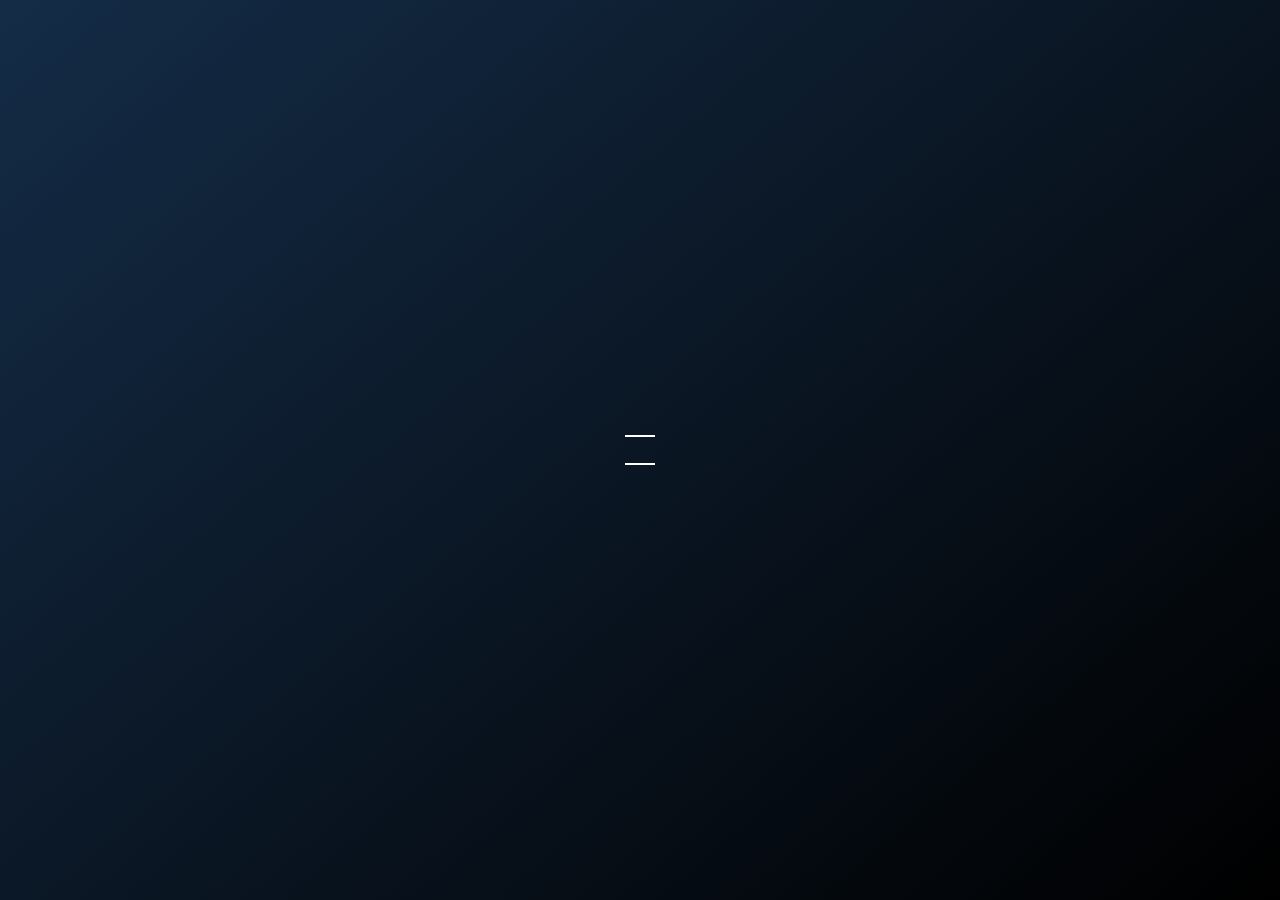
<file: index.html>
<!DOCTYPE html>
<html lang="en">

<head>
    <meta charset="UTF-8">
    <meta name="viewport" content="width=device-width, initial-scale=1.0">
    <title>Travel Buddy | Tours</title>
    <meta name="description" content="Travel Buddy">
    <meta name="keywords" content="Travel, Buddy, Travel Buddy">
    <meta name="author" content="Encinas, Lagarto, Ocol, Ojeda">
    <meta http-equiv="X-UA-Compatible" content="ie=edge">
    <meta name="theme-color" content="#000000">
    <link rel="icon" href="/assets/images/logo-n.png">

    <meta property="og:title" content="Travel Buddy">
    <meta property="og:description" content="Travel Buddy">
    <meta property="og:image" content="/assets/images/logo-n.png">
    <meta property="og:url" content="https://travelbuddy-eloo.netlify.app/">  
    <meta property="og:type" content="website">

    <link rel="stylesheet" href="/style.css">
    <script src="/index.js"></script>
</head>

<body>
    <header>
        <nav>
            <ul>
                <li class="">
                    <a href="/" class="active">Home</a>
                </li>
                <li>
                    <a href="/tours/">Tours</a>
                </li>
                <li>
                    <a href="/profile/">Profile</a>
                </li>
                <li>
                    <a href="/aboutus/">About Us</a>
                </li>
            </ul>
        </nav>
        <img src="/assets/images/logo.png" alt="">
        <div class="header-buttons">
            <button type="button" class="loginBTN">Login</button>
            <button type="button" class="signupBTN">Sign Up</button>
        </div>
    </header>
    <main>
        <section>
            <div class="container">
                <h1>Top 10 Most Visited Countries</h1>
                <div class="country-list">
                    <!-- <div class="country-card">
                        <img src="/assets/images/france.png" alt="">
                        <span>France</span>
                    </div>
                    <div class="country-card">
                        <img src="/assets/images/spain.png" alt="">
                        <span>Spain</span>
                    </div>
                    <div class="country-card">
                        <img src="/assets/images/usa.png" alt="">
                        <span>United States</span>
                    </div>
                    <div class="country-card">
                        <img src="/assets/images/china.png" alt="">
                        <span>China</span>
                    </div> -->
                </div>
            </div>
        </section>
    </main>

    <div class="loading">
        <span></span>
    </div>
</body>

</html>
</file>
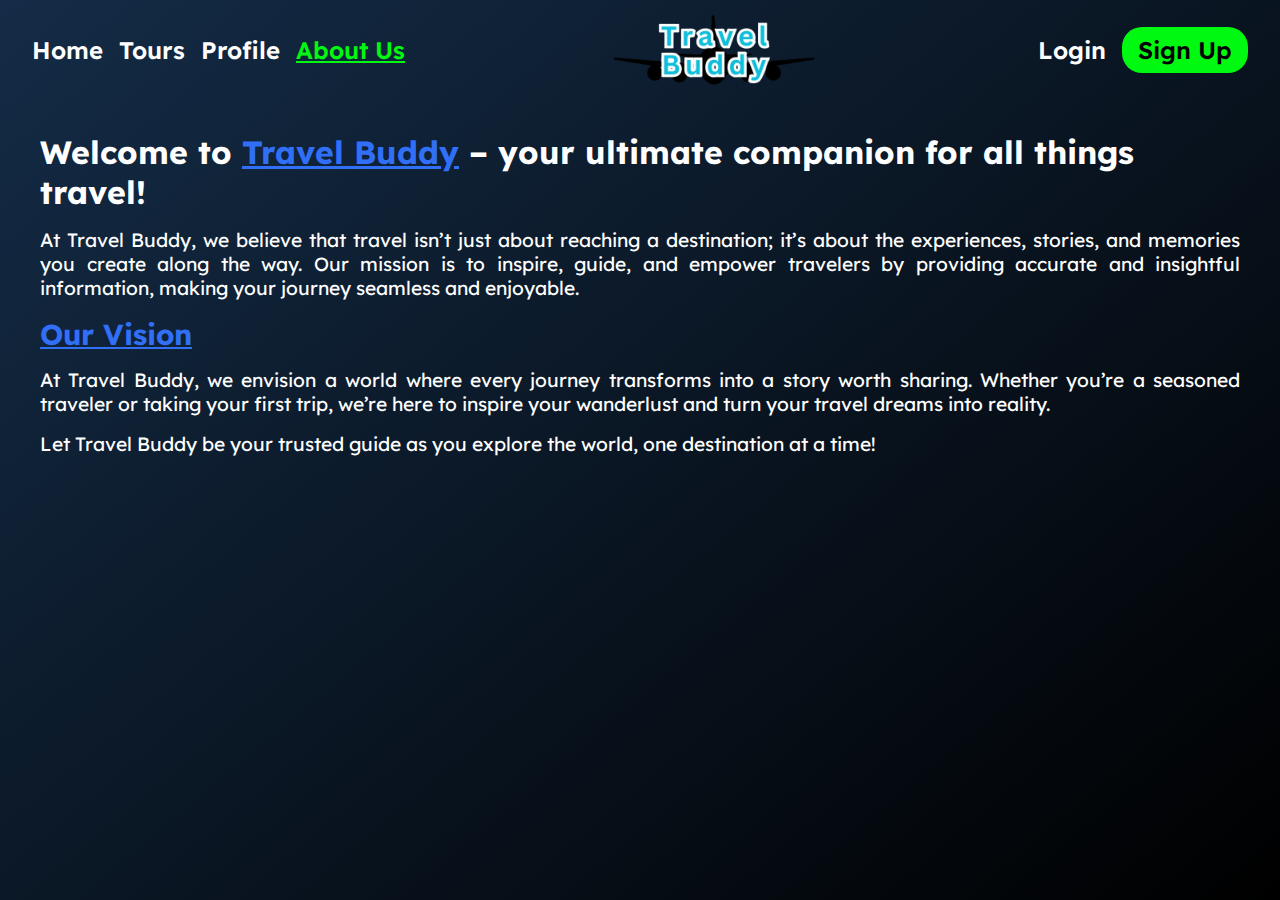
<file: aboutus/index.html>
<!DOCTYPE html>
<html lang="en">
<head>
    <meta charset="UTF-8">
    <meta name="viewport" content="width=device-width, initial-scale=1.0">
    <title>Travel Buddy | About Us</title>
    <meta name="description" content="Travel Buddy">
    <meta name="keywords" content="Travel, Buddy, Travel Buddy">
    <meta name="author" content="Encinas, Lagarto, Ocol, Ojeda">
    <meta http-equiv="X-UA-Compatible" content="ie=edge">
    <meta name="theme-color" content="#000000">
    <link rel="icon" href="/assets/images/logo-n.png">

    <meta property="og:title" content="Travel Buddy">
    <meta property="og:description" content="Travel Buddy">
    <meta property="og:image" content="/assets/images/logo-n.png">
    <meta property="og:url" content="https://travelbuddy-eloo.netlify.app/">  
    <meta property="og:type" content="website">


    <link rel="stylesheet" href="/style.css">
    <script src="/index.js"></script>
</head>
<body>
    <header>
        <nav>
            <ul>
                <li class="">
                    <a href="/" class="">Home</a>
                </li>
                <li>
                    <a href="/tours/">Tours</a>
                </li>
                <li class="">
                    <a href="/profile/">Profile</a>
                </li>
                <li>
                    <a href="/aboutus/" class="active">About Us</a>
                </li>
            </ul>
        </nav>
        <img src="/assets/images/logo.png" alt="">
        <div class="header-buttons">
            <button type="button" class="loginBTN">Login</button>
            <button type="button" class="signupBTN">Sign Up</button>
        </div>
    </header>
    <main>
        <section>
            <div class="container">
                <div class="aboutus-container">
                    <h1>Welcome to <span>Travel Buddy</span> – your ultimate companion for all things travel!</h1>
                    <p>At Travel Buddy, we believe that travel isn’t just about reaching a destination; it’s about the experiences, stories, and memories you create along the way. Our mission is to inspire, guide, and empower travelers by providing accurate and insightful information, making your journey seamless and enjoyable.</p>
                    <h2>Our Vision</h2>
                    <p>At Travel Buddy, we envision a world where every journey transforms into a story worth sharing. Whether you’re a seasoned traveler or taking your first trip, we’re here to inspire your wanderlust and turn your travel dreams into reality.</p>
                    <p>Let Travel Buddy be your trusted guide as you explore the world, one destination at a time!</p>
                </div>
            </div>
        </section>
    </main>

</body>
</html>
</file>
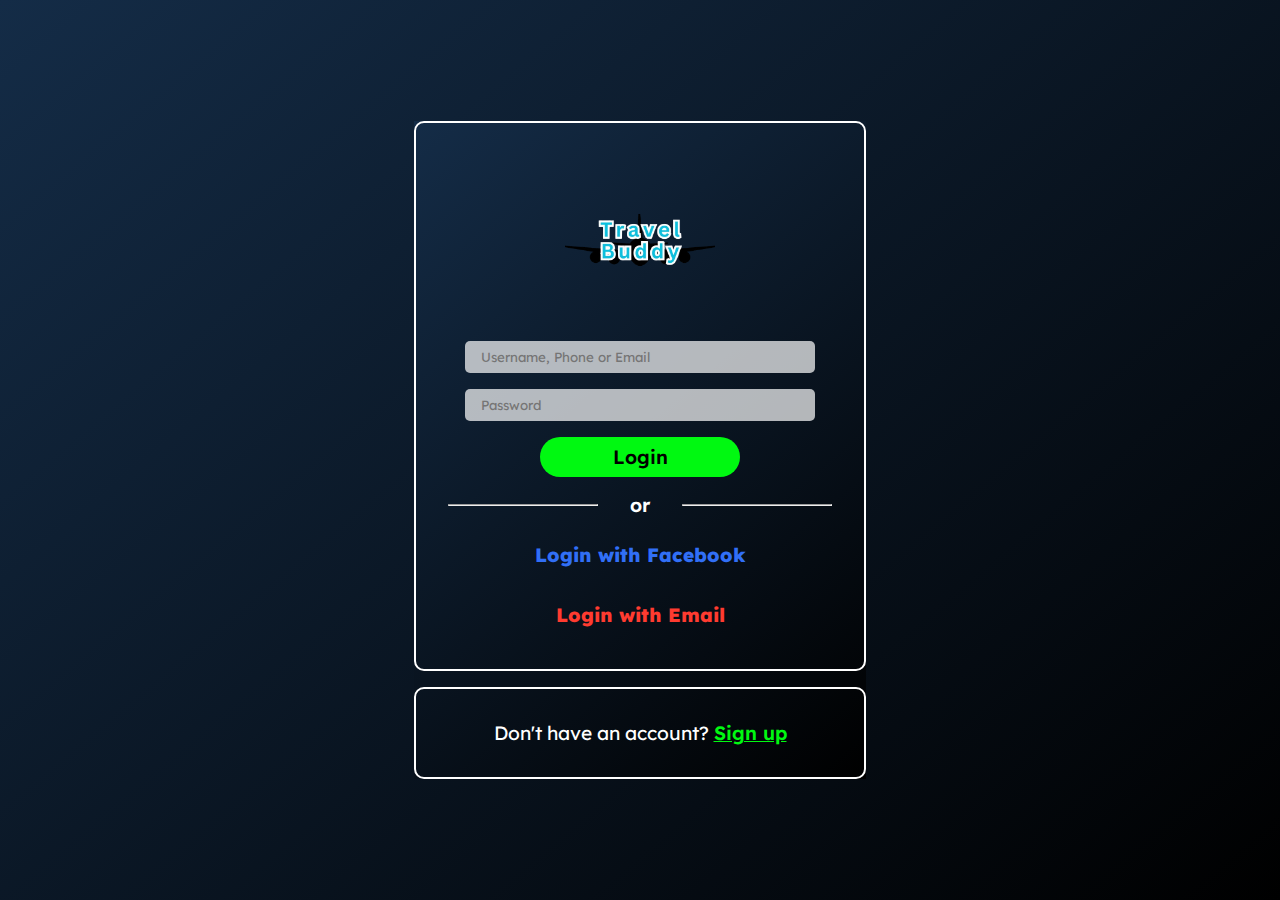
<file: login/index.html>
<!DOCTYPE html>
<html lang="en">

<head>
    <meta charset="UTF-8">
    <meta name="viewport" content="width=device-width, initial-scale=1.0">
    <title>Document</title>
    <link rel="stylesheet" href="/style.css">
</head>

<body>

    <main>
        <section>
            <div class="container">
                <div class="login-form-container">
                    <div class="login-form">
                        <img src="/assets/images/logo.png" alt="">
                        <form action="#" method="post" id="loginForm">
                            <input type="text" placeholder="Username, Phone or Email" name="username">
                            <input type="password" placeholder="Password" name="password">
                            <button type="submit" id="loginFormBTN">Login</button>
                        </form>
                        <div class="divider">
                            <hr>
                            <span>or</span>
                            <hr>
                        </div>
                        <div class="login-form__below">
                            <button type="button" class="login-facebook">Login with Facebook</button>
                            <button type="button" class="login-email">Login with Email</button>
                        </div>
                    </div>
                    <div class="login-form__bottom">
                        <p>Don't have an account? <a href="">Sign up</a></p>
                    </div>
                </div>
            </div>
        </section>
    </main>

</body>

</html>
</file>
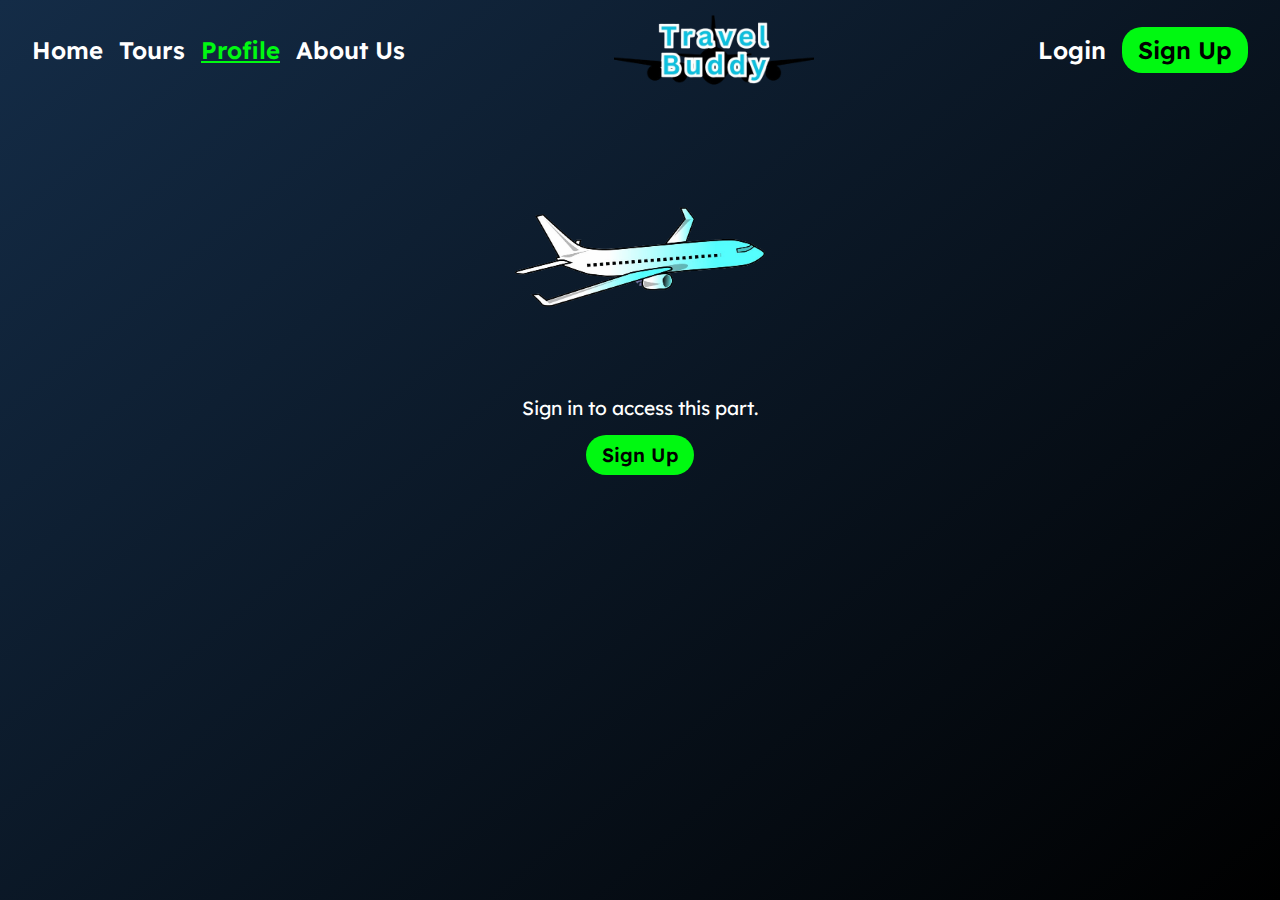
<file: profile/index.html>
<!DOCTYPE html>
<html lang="en">

<head>
    <meta charset="UTF-8">
    <meta name="viewport" content="width=device-width, initial-scale=1.0">
    <title>Travel Buddy | Profile</title>
    <meta name="description" content="Travel Buddy">
    <meta name="keywords" content="Travel, Buddy, Travel Buddy">
    <meta name="author" content="Encinas, Lagarto, Ocol, Ojeda">
    <meta http-equiv="X-UA-Compatible" content="ie=edge">
    <meta name="theme-color" content="#000000">
    <link rel="icon" href="/assets/images/logo-n.png">

    <meta property="og:title" content="Travel Buddy">
    <meta property="og:description" content="Travel Buddy">
    <meta property="og:image" content="/assets/images/logo-n.png">
    <meta property="og:url" content="https://travelbuddy-eloo.netlify.app/">  
    <meta property="og:type" content="website">


    <link rel="stylesheet" href="/style.css">
    <script src="/index.js"></script>
</head>

<body>
    <header>
        <nav>
            <ul>
                <li class="">
                    <a href="/" class="">Home</a>
                </li>
                <li>
                    <a href="/tours/">Tours</a>
                </li>
                <li>
                    <a href="/profile/" class="active">Profile</a>
                </li>
                <li>
                    <a href="/aboutus/">About Us</a>
                </li>
            </ul>
        </nav>
        <img src="/assets/images/logo.png" alt="">
        <div class="header-buttons">
            <button type="button" class="loginBTN">Login</button>
            <button type="button" class="signupBTN">Sign Up</button>
        </div>
    </header>
    <main>
        <section class="unsigned">
            <div class="container">
                <div class="signup-first">
                    <img src="/assets/images/airplane.png" alt="">
                    <p>Sign in to access this part.</p>
                    <button type="button" class="signupBTN">Sign Up</button>
                </div>
            </div>
        </section>
        
    </main>

    <div class="loading">
        <span></span>
    </div>
</body>

</html>
</file>
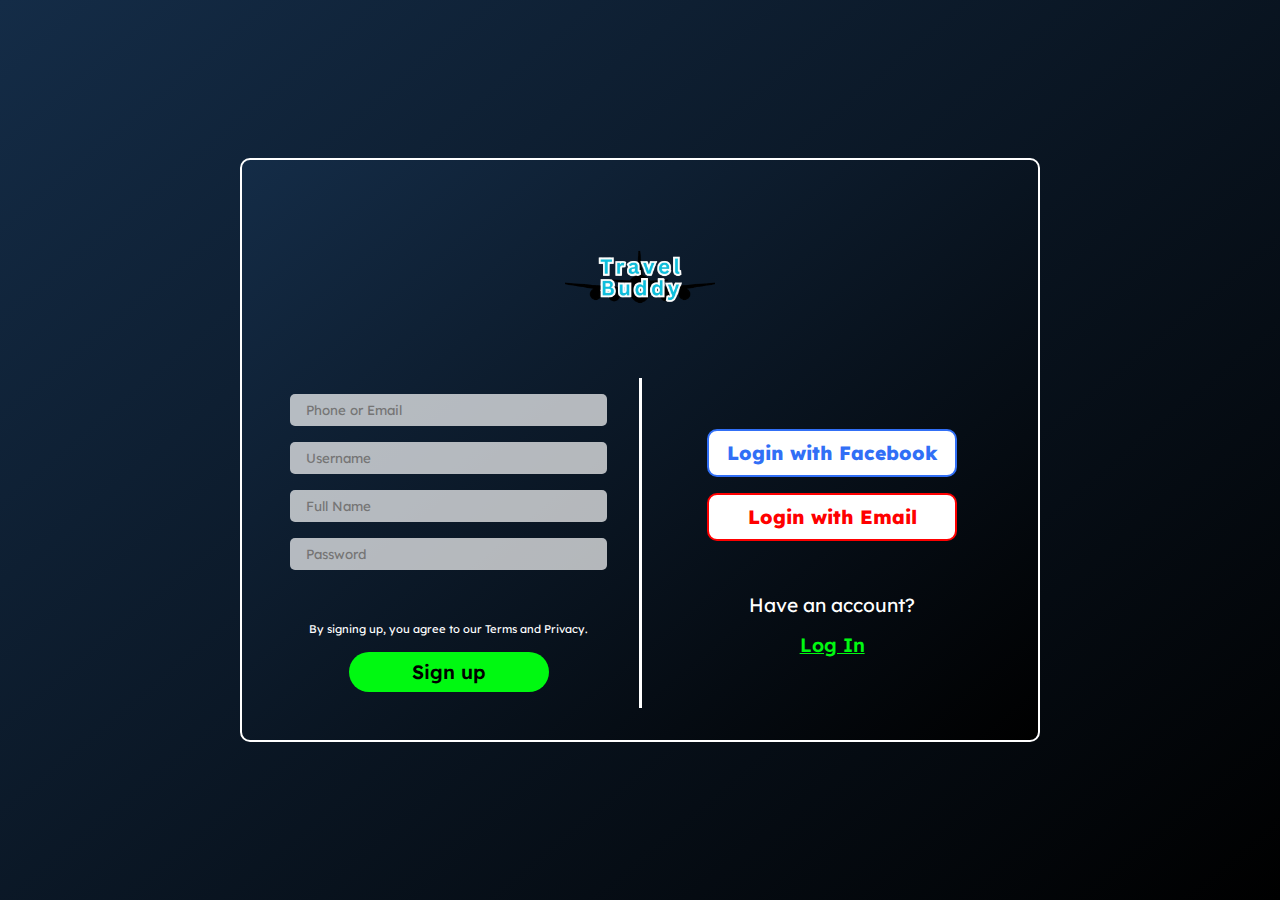
<file: signup/index.html>
<!DOCTYPE html>
<html lang="en">

<head>
    <meta charset="UTF-8">
    <meta name="viewport" content="width=device-width, initial-scale=1.0">
    <title>Document</title>
    <link rel="stylesheet" href="/style.css">
</head>

<body>
    <main>
        <section>
            <div class="container">
                <div class="signup-form">
                    <img src="/assets/images/logo.png" alt="">
                    <div>
                        <div class="signup-form__left">
                            <form action="" method="post" id="signupForm">
                                <input type="text" placeholder="Phone or Email" name="cred1">
                                <input type="text" placeholder="Username" name="username">
                                <input type="text" placeholder="Full Name" name="name">
                                <input type="password" placeholder="Password" name="password">
                                <br>
                                <p>By signing up, you agree to our Terms and Privacy.</p>
                                <button type="submit" id="signupFormBTN">Sign up</button>
                            </form>
                        </div>
                        <div class="signup-form__center">

                        </div>
                        <div class="signup-form__right">
                            <button type="button" class="login-facebook">Login with Facebook</button>
                            <button type="button" class="login-email">Login with Email</button>
                            <br>
                            <p>Have an account?</p>
                            <a href="" >Log In</a>
                        </div>
                    </div>
                </div>
            </div>
        </section>
    </main>
</body>

</html>
</file>
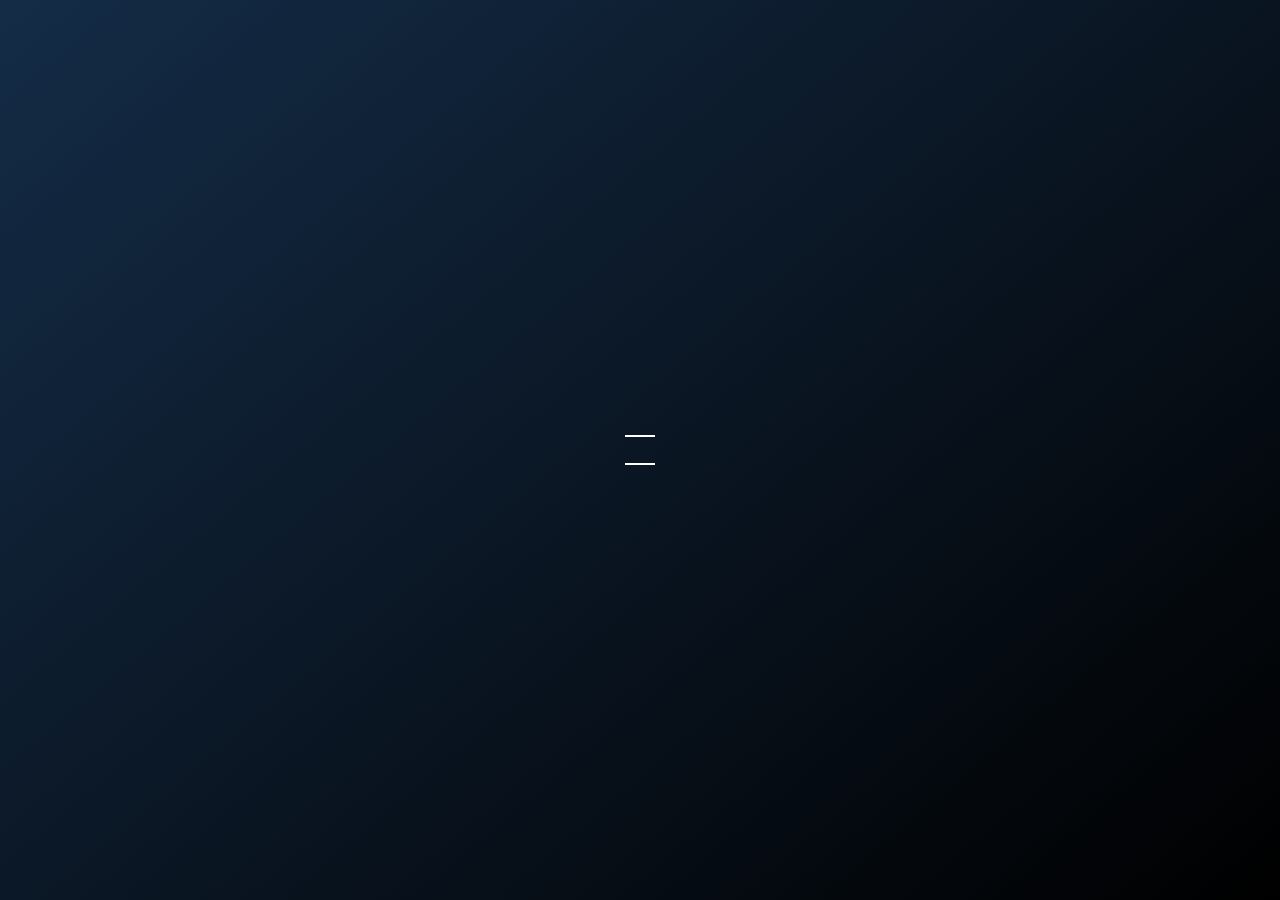
<file: tours/index.html>
<!DOCTYPE html>
<html lang="en">
<head>
    <meta charset="UTF-8">
    <meta name="viewport" content="width=device-width, initial-scale=1.0">
    <title>Travel Buddy | Tours</title>
    <meta name="description" content="Travel Buddy">
    <meta name="keywords" content="Travel, Buddy, Travel Buddy">
    <meta name="author" content="Encinas, Lagarto, Ocol, Ojeda">
    <meta http-equiv="X-UA-Compatible" content="ie=edge">
    <meta name="theme-color" content="#000000">
    <link rel="icon" href="/assets/images/logo-n.png">

    <meta property="og:title" content="Travel Buddy">
    <meta property="og:description" content="Travel Buddy">
    <meta property="og:image" content="/assets/images/logo-n.png">
    <meta property="og:url" content="https://travelbuddy-eloo.netlify.app/">  
    <meta property="og:type" content="website">


    <link rel="stylesheet" href="/style.css">
    <script src="/index.js"></script>
</head>
<body>
    <header>
        <nav>
            <ul>
                <li class="">
                    <a href="/" class="">Home</a>
                </li>
                <li class="">
                    <a href="/tours/" class="active">Tours</a>
                </li>
                <li>
                    <a href="/profile/">Profile</a>
                </li>
                <li>
                    <a href="/aboutus/">About Us</a>
                </li>
            </ul>
        </nav>
        <img src="/assets/images/logo.png" alt="">
        <div class="header-buttons">
            <button type="button" class="loginBTN">Login</button>
            <button type="button" class="signupBTN">Sign Up</button>
        </div>
    </header>
    <main>
        <section>
            <div class="container">
                <div class="filter">
                    <label for="filter">Filter:</label>
                    <select name="filter" id="filter" onchange="filterCountries()">
                        <option value="alphabetical">Alphabetical</option>
                        <option value="most-visited">Most Visited</option>
                        <option value="budget">By Budget</option>
                    </select>
                </div>
                <div class="search">
                    <div id="country-filter">
                        <a href="" onclick="seeallcountries(event)" id="seeallcountrybtn">See All Countries</a>
                        <div id="budget-filter" class="hidden">
                            <span>&#8369;</span>
                            <div></div>
                            <select name="budget" id="budget" onchange="filterBudget()">
                            </select>
                        </div>
                    </div>
                    <form action="" onsubmit="searchCountry(event)">
                        <div class="search-bar">
                            <input type="text" placeholder="Search Country" id="search-country">
                            <button type="submit">Search</button>
                        </div>
                    </form>
                </div>
                <div class="country-list">

                </div>
            </div>
        </section>
    </main>

    <div class="loading">
        <span></span>
    </div>
</body>
</html>
</file>
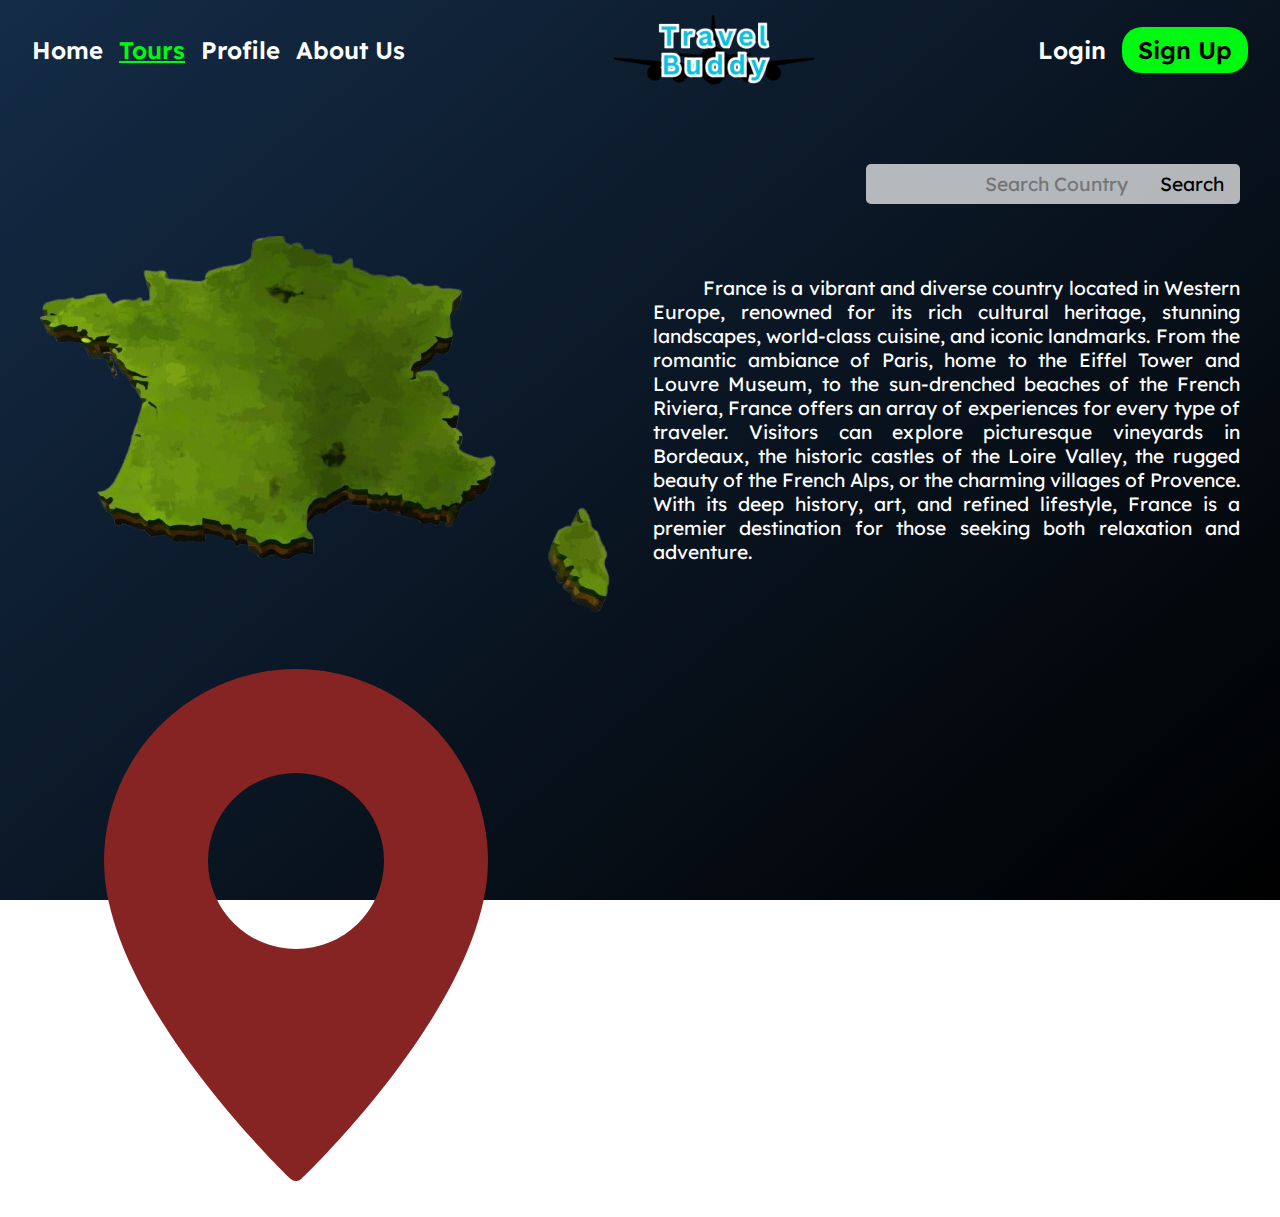
<file: tours2content.html>
<!DOCTYPE html>
<html lang="en">
<head>
    <meta charset="UTF-8">
    <meta name="viewport" content="width=device-width, initial-scale=1.0">
    <title>Document</title>
    <link rel="stylesheet" href="/style.css">
</head>
<body>
    <header>
        <nav>
            <ul>
                <li class="">
                    <a href="/" class="">Home</a>
                </li>
                <li class="">
                    <a href="/tours/" class="active">Tours</a>
                </li>
                <li>
                    <a href="/profile/">Profile</a>
                </li>
                <li>
                    <a href="/aboutus/">About Us</a>
                </li>
            </ul>
        </nav>
        <img src="/assets/images/logo.png" alt="">
        <div class="header-buttons">
            <button type="button" class="loginBTN">Login</button>
            <button type="button" class="signupBTN">Sign Up</button>
        </div>
    </header>
    <main>
        <section>
            <div class="container">
                <div>
                </div>
                <div class="search">
                    <div id="country-filter">
                    </div>
                    <div class="search-bar">
                        <input type="text" placeholder="Search Country">
                        <button type="button">Search</button>
                    </div>
                </div>
                <div class="main-content">
                    <div>
                        <img src="/assets/images/france_3dmap.png" alt="">
                        <span class="pin">
                            <svg height="512" viewBox="0 0 64 64" width="512" xmlns="http://www.w3.org/2000/svg"><g id="Pin"><path d="m32 0a24.0319 24.0319 0 0 0 -24 24c0 17.23 22.36 38.81 23.31 39.72a.99.99 0 0 0 1.38 0c.95-.91 23.31-22.49 23.31-39.72a24.0319 24.0319 0 0 0 -24-24zm0 35a11 11 0 1 1 11-11 11.0066 11.0066 0 0 1 -11 11z"/></g></svg>
                            France</span>
                    </div>
                    <div>
                        <h1 class="title">FRANCE</h1>
                        <p class="description">
                            France is a vibrant and diverse country located in Western Europe, renowned for its rich cultural heritage, stunning landscapes, world-class cuisine, and iconic landmarks. From the romantic ambiance of Paris, home to the Eiffel Tower and Louvre Museum, to the sun-drenched beaches of the French Riviera, France offers an array of experiences for every type of traveler. Visitors can explore picturesque vineyards in Bordeaux, the historic castles of the Loire Valley, the rugged beauty of the French Alps, or the charming villages of Provence. With its deep history, art, and refined lifestyle, France is a premier destination for those seeking both relaxation and adventure.
                        </p>
                    </div>
                </div>
            </div>
        </section>
    </main>
</body>
</html>
</file>
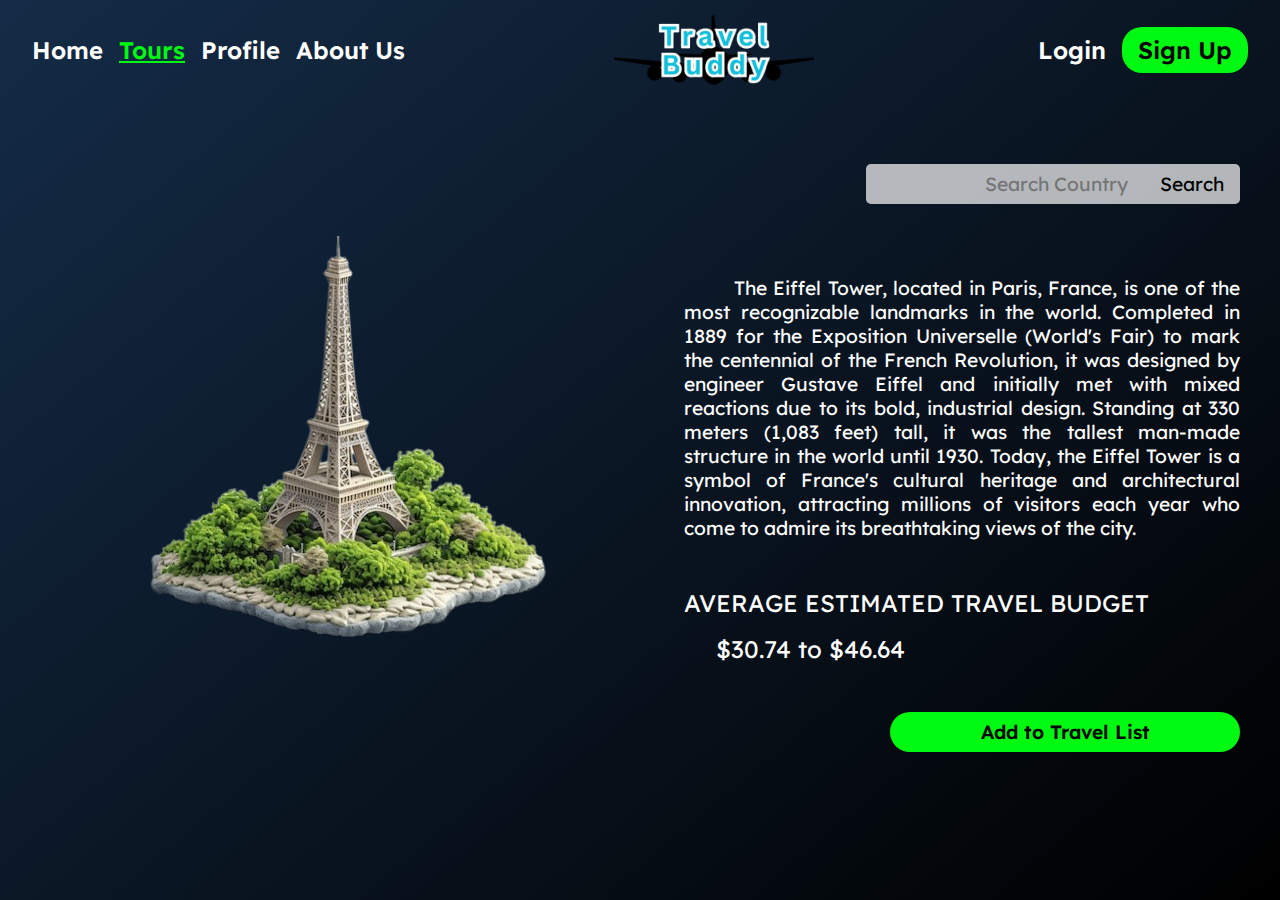
<file: tours3content.html>
<!DOCTYPE html>
<html lang="en">
<head>
    <meta charset="UTF-8">
    <meta name="viewport" content="width=device-width, initial-scale=1.0">
    <title>Document</title>
    <link rel="stylesheet" href="/style.css">
</head>
<body>
    <header>
        <nav>
            <ul>
                <li class="">
                    <a href="/" class="">Home</a>
                </li>
                <li class="">
                    <a href="/tours/" class="active">Tours</a>
                </li>
                <li>
                    <a href="/profile/">Profile</a>
                </li>
                <li>
                    <a href="/aboutus/">About Us</a>
                </li>
            </ul>
        </nav>
        <img src="/assets/images/logo.png" alt="">
        <div class="header-buttons">
            <button type="button" class="loginBTN">Login</button>
            <button type="button" class="signupBTN">Sign Up</button>
        </div>
    </header>
    <main>
        <section>
            <div class="container">
                <div>
                </div>
                <div class="search">
                    <div id="country-filter">
                    </div>
                    <div class="search-bar">
                        <input type="text" placeholder="Search Country">
                        <button type="button">Search</button>
                    </div>
                </div>
                <div class="main-content">
                    <div>
                        <img src="/assets/images/eiffel.png" alt="">
                    </div>
                    <div >
                        <h1 class="title">EIFFEL TOWER</h1>
                        <p class="description">
                            The Eiffel Tower, located in Paris, France, is one of the most recognizable landmarks in the world. Completed in 1889 for the Exposition Universelle (World's Fair) to mark the centennial of the French Revolution, it was designed by engineer Gustave Eiffel and initially met with mixed reactions due to its bold, industrial design. Standing at 330 meters (1,083 feet) tall, it was the tallest man-made structure in the world until 1930. Today, the Eiffel Tower is a symbol of France's cultural heritage and architectural innovation, attracting millions of visitors each year who come to admire its breathtaking views of the city.                        </p>
                        <span class="average">AVERAGE ESTIMATED TRAVEL BUDGET</span>
                        <span class="price">$30.74 to $46.64</span>
                    </div>
                </div>
                <div class="button-container">
                    <button type="button" class="add-to-travel-list">Add to Travel List</button>
                </div>
            </div>
        </section>
    </main>
</body>
</html>
</file>
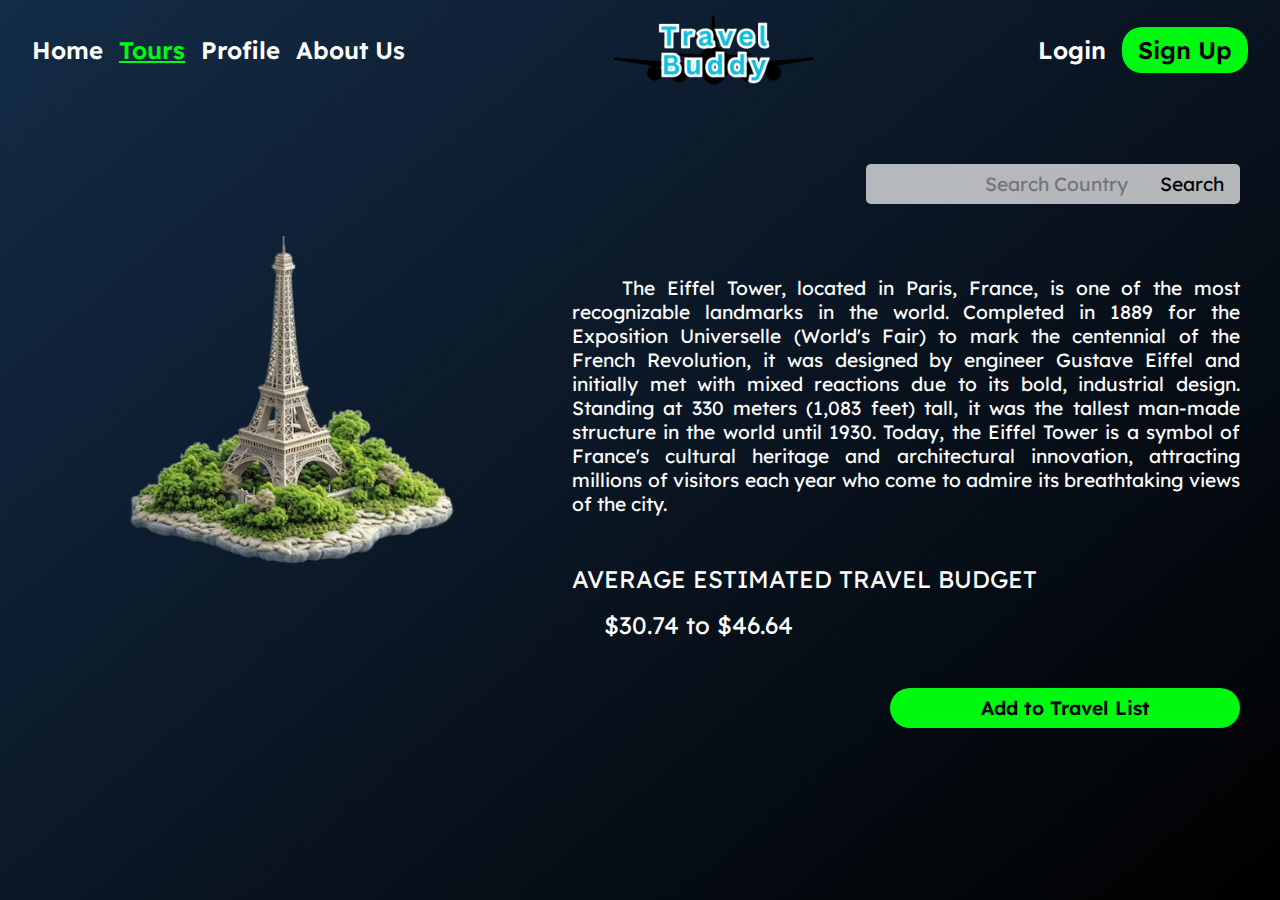
<file: tours/tours3content.html>
<!DOCTYPE html>
<html lang="en">
<head>
    <meta charset="UTF-8">
    <meta name="viewport" content="width=device-width, initial-scale=1.0">
    <title>Document</title>
    <link rel="stylesheet" href="/style.css">
</head>
<body>
    <header>
        <nav>
            <ul>
                <li class="">
                    <a href="/" class="">Home</a>
                </li>
                <li class="">
                    <a href="/tours/" class="active">Tours</a>
                </li>
                <li>
                    <a href="/profile/">Profile</a>
                </li>
                <li>
                    <a href="/aboutus/">About Us</a>
                </li>
            </ul>
        </nav>
        <img src="/assets/images/logo.png" alt="">
        <div class="header-buttons">
            <button type="button" class="loginBTN">Login</button>
            <button type="button" class="signupBTN">Sign Up</button>
        </div>
    </header>
    <main>
        <section>
            <div class="container">
                <div>
                </div>
                <div class="search">
                    <div id="country-filter">
                    </div>
                    <div class="search-bar">
                        <input type="text" placeholder="Search Country">
                        <button type="button">Search</button>
                    </div>
                </div>
                <div class="main-content">
                    <div class="country-map">
                        <img src="/assets/images/eiffel.png" alt="">
                    </div>
                    <div >
                        <h1 class="title">EIFFEL TOWER</h1>
                        <p class="description">
                            The Eiffel Tower, located in Paris, France, is one of the most recognizable landmarks in the world. Completed in 1889 for the Exposition Universelle (World's Fair) to mark the centennial of the French Revolution, it was designed by engineer Gustave Eiffel and initially met with mixed reactions due to its bold, industrial design. Standing at 330 meters (1,083 feet) tall, it was the tallest man-made structure in the world until 1930. Today, the Eiffel Tower is a symbol of France's cultural heritage and architectural innovation, attracting millions of visitors each year who come to admire its breathtaking views of the city.                        </p>
                        <span class="average">AVERAGE ESTIMATED TRAVEL BUDGET</span>
                        <span class="price">$30.74 to $46.64</span>
                    </div>
                </div>
                <div class="button-container">
                    <button type="button" class="add-to-travel-list" onclick="addToTravelList()">Add to Travel List</button>
                </div>
            </div>
        </section>
    </main>
</body>
</html>
</file>
<file: style.css>
@import url('https://fonts.googleapis.com/css2?family=Lexend+Deca:wght@100..900&display=swap');

* {
    margin: 0;
    padding: 0;
    box-sizing: border-box;
    font-family: "Lexend Deca", sans-serif;
    color: #fff;
}

body {
    background-image: linear-gradient(140deg, #142c47 0%, #000 100%);
    background-repeat: no-repeat;
    background-attachment: fixed;
    background-size: cover;
}

div.container {
    max-width: 1200px;
    margin: 0 auto;
}

header {
    padding: 0 2rem;
    text-align: center;
    display: flex;
    justify-content: space-between;
}

header>* {
    display: flex;
    align-items: center;
}

header * {
    font-size: min(24px, max(16px, 4vw));
    font-weight: 600;
}

header nav ul {
    list-style-type: none;
    display: flex;
    justify-content: center;
    align-items: center;
    gap: 1rem;
}

header nav ul li {
    width: 100%;
}

header nav ul li a {
    text-decoration: none;
    width: 100%;
    white-space: nowrap;
}

header nav ul li a.active {
    color: #00F911;
    text-decoration: underline;
}

header img {
    width: 200px;
    height: 100px;
    object-fit: cover;
}

header div button.loginBTN {
    background: transparent;
    color: #fff;
    padding: 0.5rem 1rem;
    border: none;
    cursor: pointer;
}

header div button {
    background-color: #00F911;
    color: #000;
    padding: 0.5rem 1rem;
    border: none;
    border-radius: 20px;
    cursor: pointer;
}

main {
    padding: 2rem;
}

main section div .country-list {
    display: flex;
    gap: 1rem;
    /* justify-content: center;
    align-items: center; */
    flex-direction: row;
    width: auto;
    overflow-x: auto;
}

main section div .country-list.all-countries {
    display: flex;
    gap: 1rem;
    flex-wrap: wrap;
}

main section div .country-list::-webkit-scrollbar {
    display: none;
}

main section div .country-list .country-card {
    border-radius: 5px;
    padding: 1rem;
    width: 300px;
    min-width: 300px;
    display: flex;
    flex-direction: column;
    justify-content: center;
    align-items: center;
    gap: 1rem;
}

main section div .country-list .country-card img {
    width: 100%;
    height: 250px;
    object-fit: cover;
    border-radius: 10px;
    border: 2px solid #fff;
}

main section div .country-list .country-card span {
    font-size: 1.5rem;
    font-weight: 700;
    text-align: center;
}

main section>div {
    display: flex;
    flex-direction: column;
    gap: 2rem;

}

main section div .filter * {
    font-size: min(1.2rem, max(16px, 4vw));
    font-weight: 600;
}

main section div .filter select {
    background-color: transparent;
    border: none;
    outline: none;
}

main section div .filter select option {
    background-color: #000;
    color: #fff;
    border: none;
}

main section div .search {
    display: flex;
    justify-content: space-between;
    align-items: center;
    gap: 1rem;
}

main section div .search #country-filter {
    display: flex;
    gap: 1rem;
    align-items: center;
    justify-content: center;
}

main section div .search #country-filter a {
    font-weight: 600;
    font-size: min(1.2rem, max(16px, 4vw));
    text-decoration: none;
}

main section div .search #country-filter #budget-filter {
    display: flex;
    gap: 1rem;
    background-color: #ffffffb2;
    border-radius: 5px;
    padding: 0.5rem 1rem;
    align-items: center;
    justify-content: center;
}

main section div .search #country-filter #budget-filter.hidden {
    display: none;
}

main section div .search #country-filter #budget-filter input {
    background-color: transparent;
    border: none;
    outline: none;
    font-size: min(1.2rem, max(16px, 4vw));
    width: 100%;
    max-width: 100px;
}

main section div .search #country-filter #budget-filter span {
    font-size: min(1.2rem, max(16px, 4vw));
}

main section div .search #country-filter #budget-filter select {
    background-color: transparent;
    border: none;
    outline: none;
    font-size: min(1.2rem, max(16px, 4vw));
    width: 100%;
    max-width: 100px;
}

main section div .search #country-filter #budget-filter select option {
    background-color: #000;
    color: #fff;
    border: none;
}

main section div .search #country-filter #budget-filter select option::-webkit-scrollbar {
    width: 2px;
    border-radius: 10px;
}

main section div .search #country-filter #budget-filter select option::-webkit-scrollbar-thumb {
    background-color: #fff;
    border-radius: 10px;
}



main section div .search .search-bar {
    display: flex;
    gap: 0;
    background-color: #ffffffb2;
    border-radius: 5px;
}

main section div .search .search-bar input {
    border: none;
    outline: none;
    padding: 0.5rem 1rem;
    border-radius: 5px;
    background-color: transparent;
    text-align: end;
    font-size: min(1.2rem, max(16px, 4vw));
    width: 100%;
}

main section div .search .search-bar button {
    background-color: transparent;
    color: #000;
    padding: 0.5rem 1rem;
    border: none;
    border-radius: 5px;
    cursor: pointer;
    font-size: min(1.2rem, max(16px, 4vw));
}

main section div .main-content {
    display: flex;
    flex-direction: row;
    gap: 2rem;
}

main section div .main-content div {
    position: relative;

}

main section div .main-content .country-map {
    position: relative;
}

main section div .main-content .country-map svg {
    width: 30px;
    height: 30px;
}

main section div .main-content .country-map .pin {
    position: absolute;
    top: 0%;
    left: 0%;
    animation: udpown 0.8s infinite;
    text-decoration: none;
    font-size: min(1rem, 2vw);
}

@keyframes udpown {
    0% {
        transform: translateY(-20px);
    }

    50% {
        transform: translateY(0);
    }

    100% {
        transform: translateY(-20px);
    }
}

main section div .main-content .country-map img {
    object-fit: cover;
    border-radius: 10px;
    max-width: 500px;
}

main section div .main-content svg path {
    fill: #862323;
}

main section div .main-content div .title {
    font-size: 2rem;
    font-weight: 700;
    position: relative;
    display: inline-block;
    color: transparent;
    background-clip: text;
    background-image: url("https://upload.wikimedia.org/wikipedia/commons/thumb/d/da/Flag_of_Luxembourg.svg/2000px-Flag_of_Luxembourg.svg.png");
    background-size: cover;
    background-position: center;
    filter: brightness(2);
    -webkit-background-clip: text;
    z-index: 1;
}

main section div .main-content div p {
    text-indent: 50px;
    font-size: 1.2rem;
    text-align: justify;
}

main section div .main-content div span.average {
    font-size: 1.5rem;
    font-weight: 400;
    display: block;
    margin-top: 3rem;
}

main section div .main-content div span.price {
    font-size: 1.5rem;
    font-weight: 400;
    display: block;
    margin: 1rem 2rem;
}

main section div .button-container button.add-to-travel-list {
    background-color: #00F911;
    color: #000;
    padding: 0.5rem 1rem;
    border: none;
    border-radius: 50px;
    font-weight: 600;
    font-size: 1.2rem;
    width: min(350px, 100%);
    float: right;
}

main section div .signup-first {
    display: flex;
    flex-direction: column;
    align-items: center;
    justify-content: center;
    gap: 0.9rem;
}

main section div .signup-first img {
    width: 250px;
    height: 250px;
    object-fit: contain;
    border-radius: 10px;
}

main section div .signup-first p {
    font-size: 1.2rem;
}

main section div .signup-first button {
    background-color: #00F911;
    color: #000;
    padding: 0.5rem 1rem;
    border: none;
    border-radius: 50px;
    font-weight: 600;
    font-size: 1.2rem;
}

main section div .profile-container {
    display: flex;
    flex-direction: row;
    align-items: center;
    justify-content: center;
    gap: 1rem;
}

main section div .profile-container .profile {
    display: flex;
    flex-direction: row;
    align-items: center;
    justify-content: center;
    gap: 1rem;
    width: 100%;
}

main section div .profile-container .profile img {
    width: 100px;
    height: 100px;
    object-fit: cover;
    border-radius: 100%;
}

main section div .profile-container .profile div.profile-info {
    display: flex;
    flex-direction: column;
    gap: 0.5rem;
}

main section div .profile-container .profile div.profile-info p {
    font-size: 1.2rem;
}

main section div .profile-container .profile-description {
    width: 100%;
    border: 2px solid #fff;
    border-radius: 10px;
    padding: 1rem;
    height: 100%;
    width: 100%;
}

main section div .profile-container .profile-description p {
    text-indent: 50px;
    font-size: 1.2rem;
}

main section div .profile-tours,
main section div .profile-myvisits,
main section div .profile-myalbums {
    display: flex;
    flex-direction: column;
    gap: 1rem;
    flex-wrap: wrap;
}

main section div .profile-tours .tours {
    display: flex;
    flex-direction: row;
    gap: 1rem;
    width: 100%;
}

main section div .profile-tours .tour-list .tour-card {
    border-radius: 5px;
    padding: 1rem;
    width: 300px;
    min-width: 300px;
    display: flex;
    flex-direction: column;
    justify-content: center;
    align-items: center;
    gap: 1rem;
}

main section div .profile-tours .tour-list .tour-card img {
    width: 100%;
    height: 250px;
    object-fit: cover;
    border-radius: 10px;
    border: 2px solid #fff;
}

main section div .profile-title {
    font-size: 2rem;
    font-weight: 700;
    color: #00F911;
    width: 100%;
}

main section div .profile-myvisits p {
    text-indent: 50px;
    text-align: justify;
    font-size: 1.2rem;
}

main section div .profile-myalbums .album-list {
    display: flex;
    flex-direction: row;
    gap: 1rem;
    width: auto;
    overflow-x: auto;
    width: 100%;
}

main section div .profile-myalbums .album-list::-webkit-scrollbar {
    display: none;
}

main section div .profile-myalbums .album-list .album-card {
    border-radius: 5px;
    padding: 1rem;
    width: 300px;
    min-width: 300px;
    display: flex;
    flex-direction: column;
    justify-content: center;
    align-items: center;
    gap: 1rem;
}

main section div .profile-myalbums .album-list .album-card img {
    width: 100%;
    height: 250px;
    object-fit: cover;
    border-radius: 10px;
    border: 2px solid #fff;
}

main section div .aboutus-container {
    display: flex;
    flex-direction: column;
    gap: 1rem;
}

main section div .aboutus-container h1 {
    font-size: 2rem;
    font-weight: 700;
}

main section div .aboutus-container h1 span {
    color: #316FF6;
    text-decoration: underline;
}

main section div .aboutus-container h2 {
    color: #316FF6;
    font-size: 1.8rem;
    text-decoration: underline;
}

main section div .aboutus-container p {
    text-align: justify;
    font-size: 1.2rem;
}

div.signup-form {
    display: flex;
    flex-direction: column;
    gap: 1rem;
    align-items: center;
    justify-content: center;
    position: absolute;
    top: 50%;
    left: 50%;
    transform: translate(-50%, -50%);
    width: 100%;
    max-width: 800px;
    background-image: linear-gradient(140deg, #142c47 0%, #000 100%);
    background-repeat: no-repeat;
    background-attachment: fixed;
    background-size: cover;
    border-radius: 10px;
    padding: 2rem;
    border: 2px solid #fff;
    text-align: center;
    z-index: 1;
}

div.signup-form>div {
    display: flex;
    flex-direction: row;
    justify-content: space-around;
    gap: 1rem;
    width: 100%;
}

div.signup-form>div .signup-form__left {
    display: flex;
    flex-direction: column;
    justify-content: space-between;
    align-items: center;
    gap: 1rem;
    padding: 1rem;
    width: 50%;
}

div.signup-form>img {
    width: 150px;
    height: 150px;
    object-fit: contain;
    border-radius: 10px;
    margin: 10px auto;
}

div.signup-form>div .signup-form__left form {
    display: flex;
    flex-direction: column;
    align-items: center;
    justify-content: center;
    gap: 1rem;
    width: 100%;
}

div.signup-form>div .signup-form__left form input {
    border: none;
    outline: none;
    padding: 0.5rem 1rem;
    border-radius: 5px;
    background-color: #ffffffb2;
    width: 100%;
    max-width: 350px;
}

div.signup-form>div .signup-form__left form p {
    font-size: 0.7rem;
    text-align: center;
}

div.signup-form>div .signup-form__left form button {
    background-color: #00F911;
    color: #000;
    padding: 0.5rem 1rem;
    border: none;
    border-radius: 50px;
    font-weight: 600;
    font-size: 1.2rem;
    width: min(200px, 100%);
}

div.signup-form>div .signup-form__center {
    background-color: white;
    width: 3px;
}

div.signup-form>div .signup-form__right {
    display: flex;
    flex-direction: column;
    align-items: center;
    justify-content: center;
    gap: 1rem;
    width: 50%;
}

div.signup-form>div .signup-form__right button {
    background-color: #fff;
    border: 2px solid;
    border-radius: 10px;
    font-size: 1.2rem;
    color: #000;
    padding: 10px;
    font-weight: 800;
    width: 250px;
}

div.signup-form>div .signup-form__right button.login-facebook {
    border-color: #316FF6;
    color: #316FF6;
}

div.signup-form>div .signup-form__right button.login-email {
    border-color: #FF0000;
    color: #FF0000;
}

div.signup-form>div .signup-form__right p {
    font-size: 1.2rem;
}

div.signup-form>div .signup-form__right a {
    color: #00F911;
    text-decoration: underline;
    font-size: 1.2rem;
    font-weight: 600;
}

div.login-form {
    display: flex;
    flex-direction: column;
    gap: 1rem;
    align-items: center;
    justify-content: center;
}

div.login-form img {
    width: 150px;
    height: 150px;
    object-fit: contain;
    border-radius: 10px;
    margin: 10px auto;
}

div.login-form form {
    display: flex;
    flex-direction: column;
    align-items: center;
    justify-content: center;
    gap: 1rem;
    width: 100%;
}

div.login-form form input {
    border: none;
    outline: none;
    padding: 0.5rem 1rem;
    border-radius: 5px;
    background-color: #ffffffb2;
    width: 100%;
    max-width: 350px;
}

div.login-form form button {
    background-color: #00F911;
    color: #000;
    padding: 0.5rem 1rem;
    border: none;
    border-radius: 50px;
    font-weight: 600;
    font-size: 1.2rem;
    width: min(200px, 100%);
}

div.login-form form p {
    font-size: 0.7rem;
    text-align: center;
}

div.login-form div.login-form__bottom {
    display: flex;
    flex-direction: column;
    gap: 1rem;
}

div.login-form div.divider {
    display: flex;
    align-items: center;
    justify-content: center;
    gap: 1rem;
}

div.login-form div.divider hr {
    width: 150px;
}

div.login-form div.divider span {
    padding: 0 1rem;
    font-size: 1.2rem;
    font-weight: 600;
}

div.login-form div.login-form__below {
    display: flex;
    flex-direction: column;
    gap: 1rem;
}

div.login-form div.login-form__below button {
    background-color: transparent;
    font-size: 1.2rem;
    color: #000;
    padding: 10px;
    font-weight: 800;
    width: 250px;
    border: none;
}

div.login-form div.login-form__below button.login-facebook {
    color: #316FF6;
}

div.login-form div.login-form__below button.login-email {
    color: #FF3B30;
}

div.login-form__bottom,
div.login-form {
    border: 2px solid #fff;
    border-radius: 10px;
    padding: 2rem;
    max-width: 500px;
}

div.login-form__bottom p {
    font-size: 1.2rem;
    text-align: center;
}

div.login-form__bottom a {
    color: #00F911;
    text-decoration: underline;
    font-size: 1.2rem;
    font-weight: 600;
}

div.login-form-container {
    display: flex;
    flex-direction: column;
    gap: 1rem;
    align-items: center;
    justify-content: center;
    position: absolute;
    top: 50%;
    left: 50%;
    transform: translate(-50%, -50%);
    background-image: linear-gradient(140deg, #142c47 0%, #000 100%);
    background-repeat: no-repeat;
    background-attachment: fixed;
    background-size: cover;
    z-index: 1;
}

div.login-form-container>div {
    max-width: 500px;
    width: 100%;
}

div.closerdiv {
    position: fixed;
    top: 0;
    left: 0;
    width: 100%;
    height: 100%;
    background-color: #000000b2;
    z-index: 0;
}

div.recommended-tours {
    display: flex;
    flex-direction: column;
    gap: 1rem;
    position: fixed;
    top: 50%;
    left: 50%;
    transform: translate(-50%, -50%);
    background-image: linear-gradient(140deg, #142c47 0%, #000 100%);
    background-repeat: no-repeat;
    background-attachment: fixed;
    background-size: cover;
    border-radius: 10px;
    padding: 2rem;
    border: 2px solid #fff;
    z-index: 1;
    width: 90%;
    max-width: 800px;
    max-height: 500px;
}

div.recommended-tours h3 {
    font-size: 1.5rem;
    font-weight: 700;
}

div .tour-list {
    display: flex;
    flex-direction: row;
    gap: 1rem;
    width: auto;
    overflow: auto;
    width: 100%;
}

div .tour-list::-webkit-scrollbar {
    display: none;
}

div .tour-list .tour-card {
    display: flex;
    flex-direction: row;
    gap: 1rem;
    padding: 0.5rem;
    background-color: #ffffff1f;
    border-radius: 5px;
    align-items: center;
    justify-content: center;
}

div .tour-list .tour-card>* {
    display: flex;
    flex-direction: row;
    gap: 1rem;
    align-items: center;
    /* max-height: 50px; */
    text-overflow: ellipsis;
}

div.recommended-tours .tour-list .tour-card>*:nth-child(-n+3)::after {
    content: "";
    display: block;
    width: 1px;
    height: 50px;
    background-color: #ffffff44;
}

div.hidden-editor {
    display: flex;
    flex-direction: column;
    gap: 1rem;
    align-items: center;
    position: fixed;
    top: 50%;
    left: 50%;
    transform: translate(-50%, -50%);
    background-image: linear-gradient(140deg, #142c47 0%, #000 100%);
    background-repeat: no-repeat;
    background-attachment: fixed;
    background-size: cover;
    border-radius: 10px;
    padding: 2rem;
    border: 2px solid #fff;
    z-index: 1;
    width: 90%;
    max-width: 1200px;
}

div.hidden-editor.hide {
    display: none;
}

div.hidden-editor textarea {
    border: none;
    outline: none;
    padding: 0.5rem 1rem;
    border-radius: 5px;
    background-color: #ffffffb2;
    width: 100%;

    height: 200px;
    resize: none;
}

div.hidden-editor button {
    background-color: #00F911;
    color: #000;
    padding: 0.5rem 1rem;
    border: none;
    border-radius: 50px;
    font-weight: 600;
    font-size: 1.2rem;
    width: min(200px, 90%);
    margin: 1rem;
}

div.loading {
    display: flex;
    flex-direction: column;
    gap: 1rem;
    align-items: center;
    justify-content: center;
    position: fixed;
    top: 50%;
    left: 50%;
    transform: translate(-50%, -50%);
    background-image: linear-gradient(140deg, #142c47 0%, #000 100%);
    background-repeat: no-repeat;
    background-attachment: fixed;
    background-size: cover;
    border-radius: 10px;
    padding: 2rem;
    z-index: 1;
    width: 100%;
    height: 100%;
}

div.loading span {
    display: block;
    width: 30px;
    height: 30px;
    border: solid #fff;
    border-width: 2px 0 2px 0;
    animation: loading 1.5s infinite;
}

@keyframes loading {
    0% {
        transform: rotate(0deg);
    }

    50% {
        transform: rotate(180deg);
    }

    100% {
        transform: rotate(360deg);
    }

}


@media screen and (max-width: 800px) {
    main section div div.main-content {
        flex-direction: column;
        gap: 2rem;
    }

    header {
        overflow: auto;
    }

    header::-webkit-scrollbar {
        height: 5px;
        width: 2px;
    }

    main section div .main-content .country-map img {
        width: 100%;
        object-fit: cover;
        border-radius: 10px;
    }

    main section div .profile-container {
        flex-direction: column;
        gap: 1rem;
    }

    header {
        padding: 0 1rem;
    }

    header * {
        font-size: min(16px, max(12px, 4vw));
    }
}
</file>
